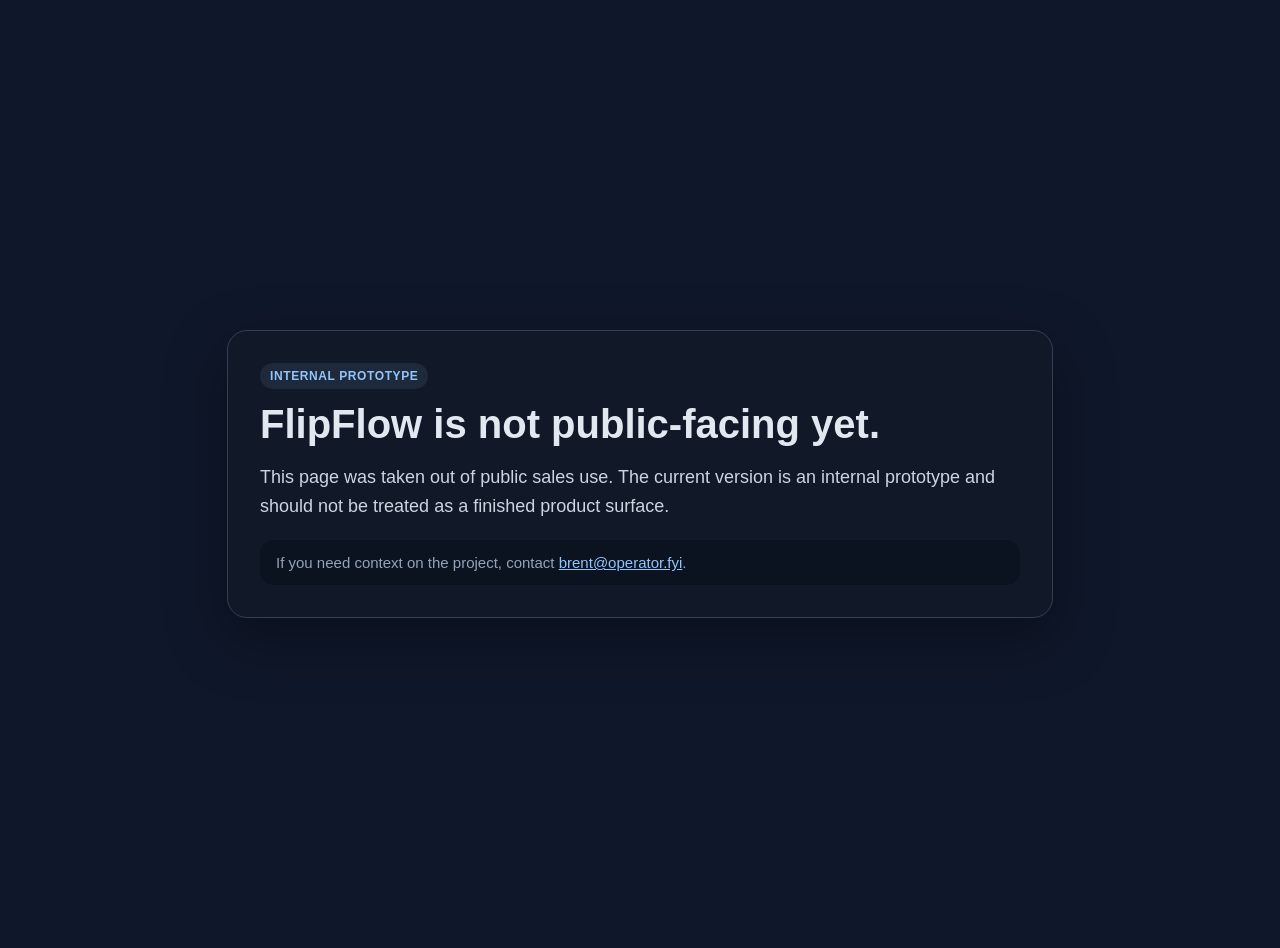
<file: index.html>
<!DOCTYPE html>
<html lang="en">
<head>
  <meta charset="UTF-8" />
  <meta name="viewport" content="width=device-width, initial-scale=1.0" />
  <title>FlipFlow | Internal Prototype</title>
  <meta name="robots" content="noindex,nofollow" />
  <meta name="description" content="FlipFlow internal prototype. Not a public product page." />
  <style>
    body{margin:0;font-family:-apple-system,BlinkMacSystemFont,"Segoe UI",Inter,Roboto,sans-serif;background:#0f172a;color:#e2e8f0;display:flex;min-height:100vh;align-items:center;justify-content:center;padding:24px}
    .card{max-width:760px;background:#111827;border:1px solid #334155;border-radius:20px;padding:32px;box-shadow:0 20px 60px rgba(0,0,0,.35)}
    h1{margin:0 0 14px;font-size:40px;line-height:1.05}
    p{color:#cbd5e1;font-size:18px;line-height:1.6}
    .eyebrow{display:inline-block;margin-bottom:14px;padding:6px 10px;border-radius:999px;background:#1e293b;color:#93c5fd;font-size:12px;font-weight:700;letter-spacing:.05em;text-transform:uppercase}
    .note{margin-top:20px;padding:14px 16px;border-radius:14px;background:#0b1220;color:#94a3b8;font-size:15px}
    a{color:#93c5fd}
  </style>
</head>
<body>
  <main class="card">
    <span class="eyebrow">Internal prototype</span>
    <h1>FlipFlow is not public-facing yet.</h1>
    <p>This page was taken out of public sales use. The current version is an internal prototype and should not be treated as a finished product surface.</p>
    <div class="note">If you need context on the project, contact <a href="mailto:brent@operator.fyi">brent@operator.fyi</a>.</div>
  </main>
</body>
</html>
</file>
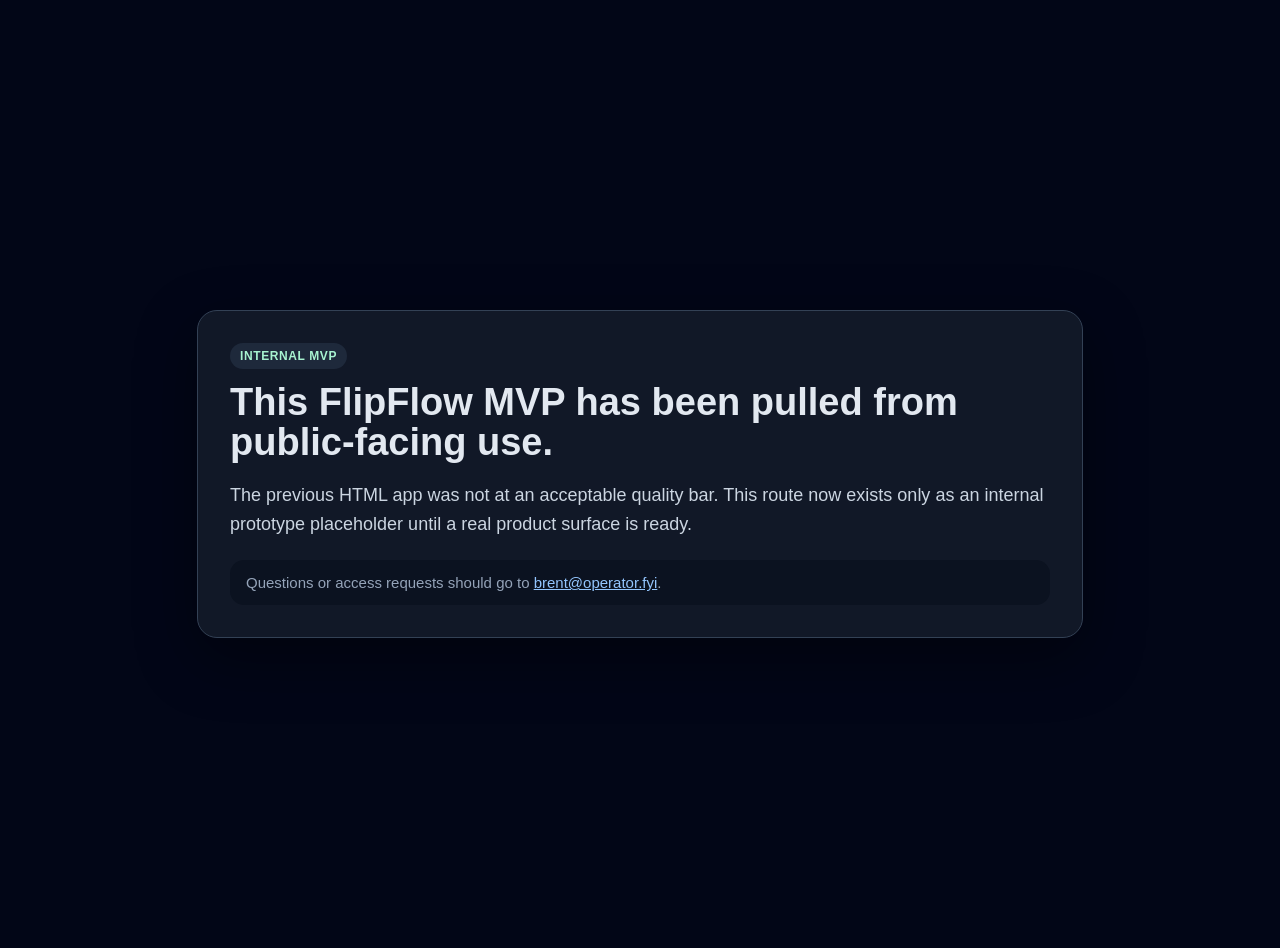
<file: app.html>
<!DOCTYPE html>
<html lang="en">
<head>
  <meta charset="UTF-8" />
  <meta name="viewport" content="width=device-width, initial-scale=1.0" />
  <title>FlipFlow MVP | Internal Prototype</title>
  <meta name="robots" content="noindex,nofollow" />
  <meta name="description" content="FlipFlow internal MVP prototype. Not a public product experience." />
  <style>
    body{margin:0;font-family:-apple-system,BlinkMacSystemFont,"Segoe UI",Inter,Roboto,sans-serif;background:#020617;color:#e2e8f0;display:flex;min-height:100vh;align-items:center;justify-content:center;padding:24px}
    .card{max-width:820px;background:#111827;border:1px solid #334155;border-radius:20px;padding:32px;box-shadow:0 20px 60px rgba(0,0,0,.4)}
    h1{margin:0 0 14px;font-size:38px;line-height:1.05}
    p{color:#cbd5e1;font-size:18px;line-height:1.65}
    .eyebrow{display:inline-block;margin-bottom:14px;padding:6px 10px;border-radius:999px;background:#1e293b;color:#a7f3d0;font-size:12px;font-weight:700;letter-spacing:.05em;text-transform:uppercase}
    .note{margin-top:20px;padding:14px 16px;border-radius:14px;background:#0b1220;color:#94a3b8;font-size:15px}
    a{color:#93c5fd}
  </style>
</head>
<body>
  <main class="card">
    <span class="eyebrow">Internal MVP</span>
    <h1>This FlipFlow MVP has been pulled from public-facing use.</h1>
    <p>The previous HTML app was not at an acceptable quality bar. This route now exists only as an internal prototype placeholder until a real product surface is ready.</p>
    <div class="note">Questions or access requests should go to <a href="mailto:brent@operator.fyi">brent@operator.fyi</a>.</div>
  </main>
</body>
</html>
</file>
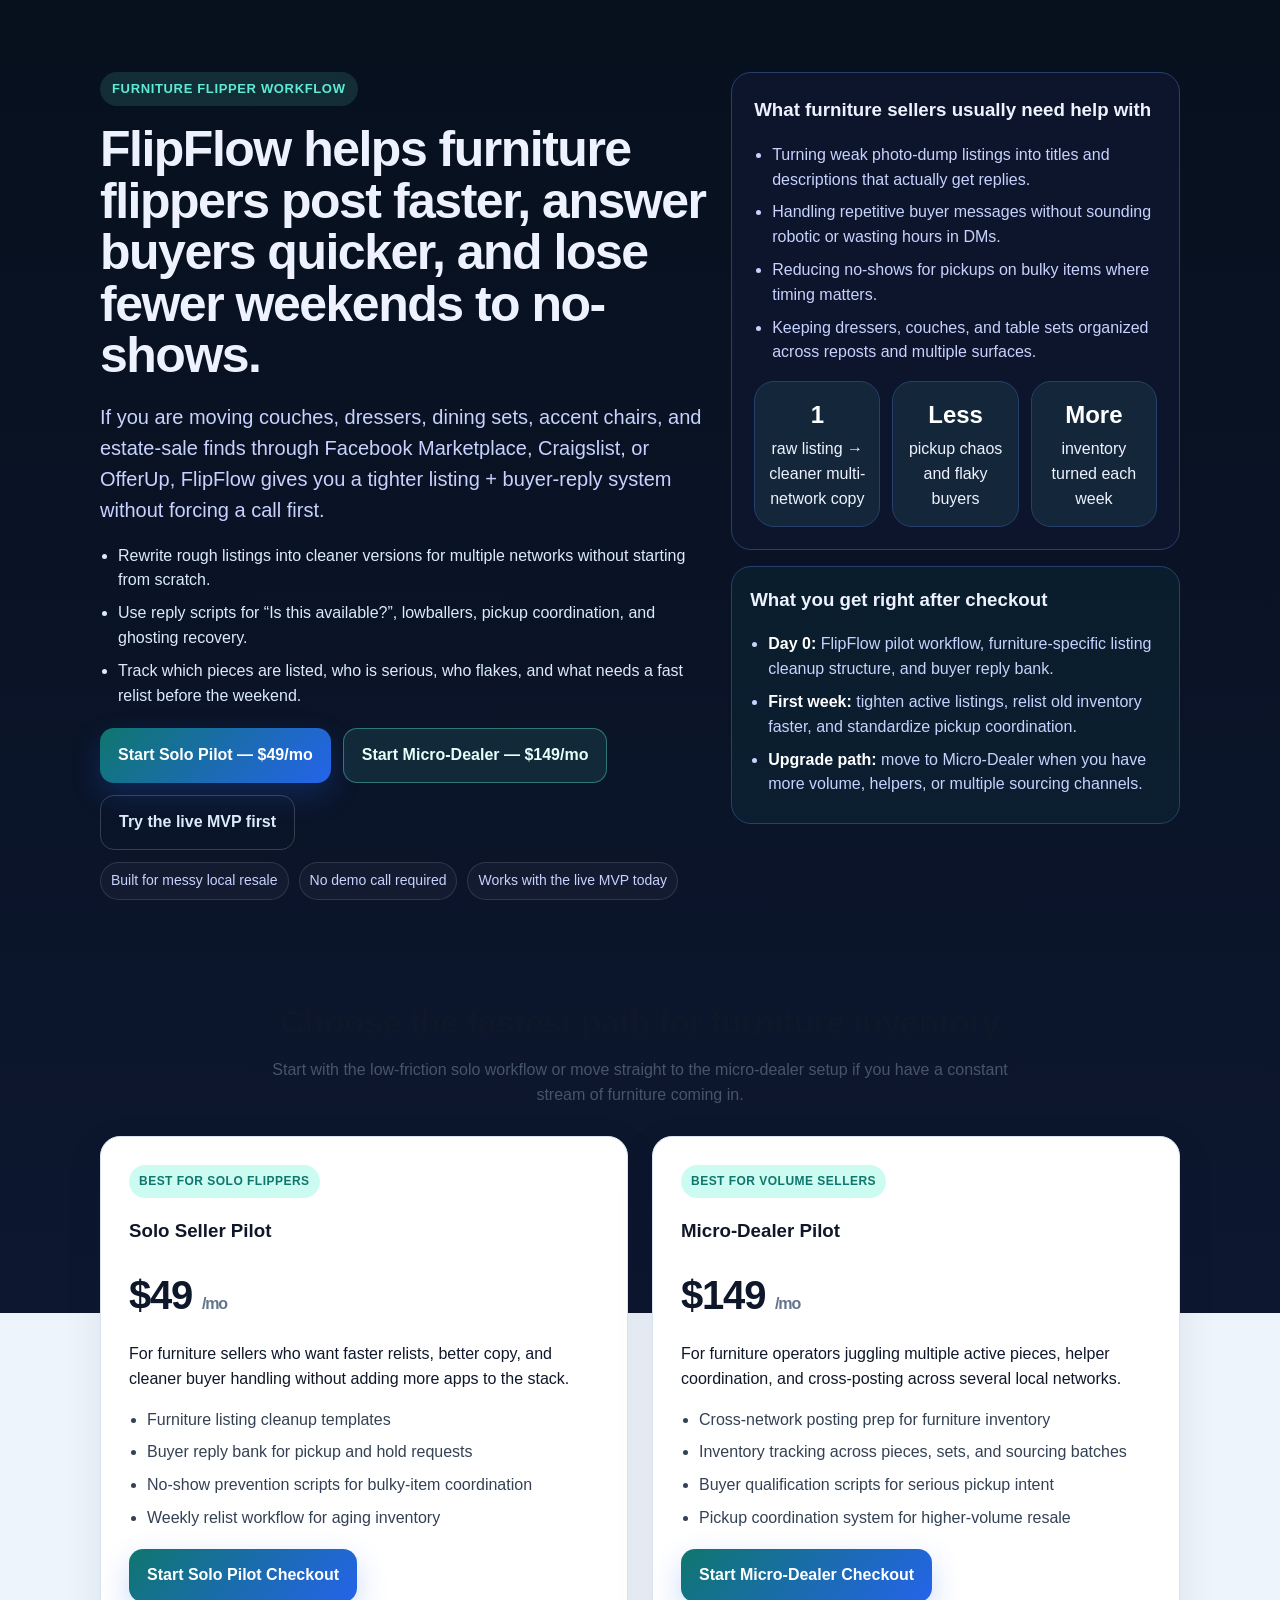
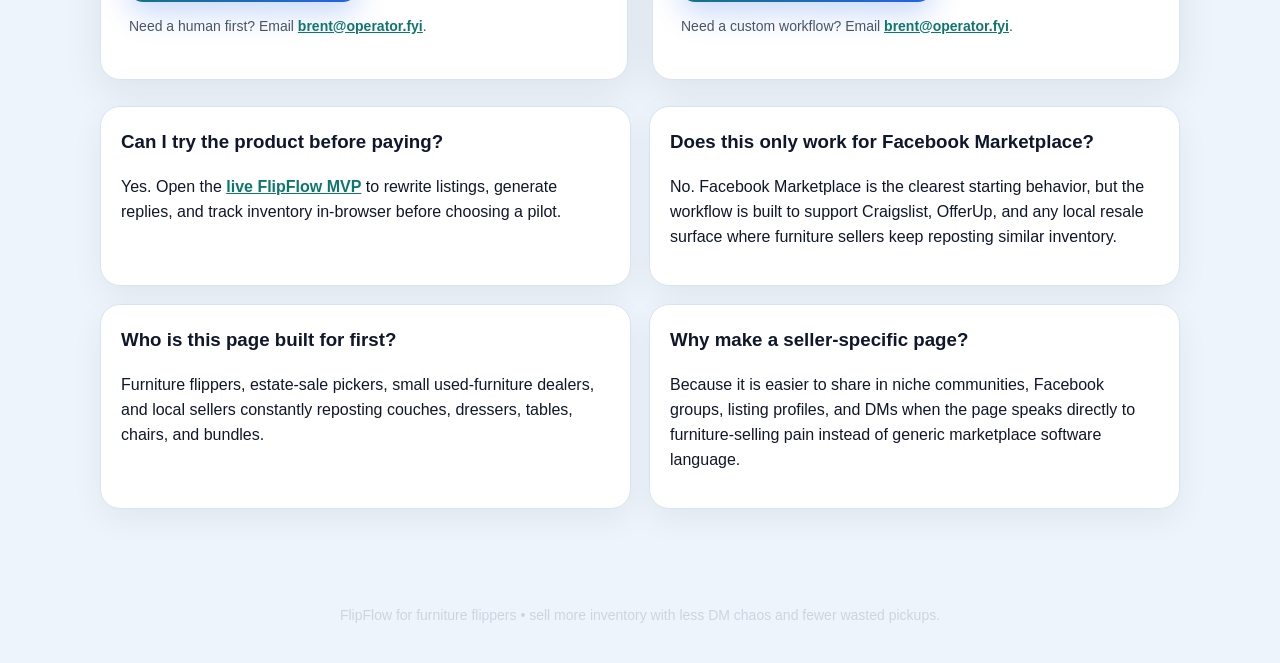
<file: furniture-flippers.html>
<!DOCTYPE html>
<html lang="en">
<head>
  <meta charset="UTF-8" />
  <meta name="viewport" content="width=device-width, initial-scale=1.0" />
  <title>FlipFlow for Furniture Flippers | Sell More Couches, Dressers, and Tables With Less DM Chaos</title>
  <meta name="description" content="FlipFlow helps furniture flippers rewrite listings, answer buyers faster, reduce no-shows, and move couches, dressers, tables, and sets across Facebook Marketplace, Craigslist, and OfferUp." />
  <style>
    :root {
      --bg: #08101f;
      --panel: #0f1730;
      --panel-soft: rgba(15, 23, 48, 0.78);
      --text: #eef2ff;
      --muted: #c7d2fe;
      --line: #27406b;
      --brand: #5eead4;
      --brand-2: #2563eb;
      --light-bg: #eef4fb;
      --ink: #0f172a;
      --ink-soft: #475569;
    }
    * { box-sizing: border-box; }
    body {
      margin: 0;
      font-family: -apple-system, BlinkMacSystemFont, "Segoe UI", Inter, Roboto, sans-serif;
      background: linear-gradient(180deg, #07101d 0%, #0d1730 58%, var(--light-bg) 58%, var(--light-bg) 100%);
      color: var(--text);
      line-height: 1.55;
    }
    a { color: inherit; }
    .wrap { max-width: 1120px; margin: 0 auto; padding: 0 20px; }
    .hero { padding: 72px 0 52px; }
    .hero-grid {
      display: grid;
      grid-template-columns: minmax(0, 1.15fr) minmax(310px, 0.85fr);
      gap: 24px;
      align-items: start;
    }
    .eyebrow {
      display: inline-block;
      padding: 7px 12px;
      border-radius: 999px;
      background: rgba(94, 234, 212, 0.13);
      color: var(--brand);
      font-size: 13px;
      font-weight: 800;
      letter-spacing: .05em;
      text-transform: uppercase;
    }
    h1 {
      margin: 18px 0 14px;
      font-size: 50px;
      line-height: 1.03;
      letter-spacing: -.03em;
      max-width: 840px;
    }
    .sub {
      max-width: 760px;
      color: var(--muted);
      font-size: 20px;
      margin-bottom: 18px;
    }
    .hero-points {
      margin: 0 0 18px;
      padding-left: 18px;
      color: #dbeafe;
    }
    .hero-points li { margin: 8px 0; }
    .cta-row {
      display: flex;
      flex-wrap: wrap;
      gap: 12px;
      margin: 20px 0 12px;
    }
    .cta, .cta-secondary, .cta-tertiary {
      display: inline-flex;
      align-items: center;
      justify-content: center;
      border-radius: 14px;
      padding: 14px 18px;
      font-weight: 800;
      text-decoration: none;
      transition: transform .15s ease;
    }
    .cta:hover, .cta-secondary:hover, .cta-tertiary:hover { transform: translateY(-1px); }
    .cta {
      background: linear-gradient(135deg, #0f766e, #2563eb);
      color: white;
      box-shadow: 0 12px 30px rgba(37,99,235,.24);
    }
    .cta-secondary {
      background: rgba(94, 234, 212, 0.1);
      color: #e6fffb;
      border: 1px solid rgba(94, 234, 212, 0.4);
    }
    .cta-tertiary {
      background: transparent;
      color: #dbeafe;
      border: 1px solid rgba(255,255,255,.18);
    }
    .proof, .card, .faq, .mini, .kit {
      border: 1px solid var(--line);
      border-radius: 20px;
    }
    .proof {
      background: var(--panel-soft);
      padding: 22px;
    }
    .proof h3, .kit h3 { margin-top: 0; }
    .proof ul, .kit ul {
      margin: 0;
      padding-left: 18px;
      color: var(--muted);
    }
    .proof li, .kit li { margin: 8px 0; }
    .micro-proof {
      display: flex;
      flex-wrap: wrap;
      gap: 10px;
      margin-top: 10px;
      color: var(--muted);
      font-size: 14px;
    }
    .micro-proof span {
      padding: 7px 10px;
      border-radius: 999px;
      border: 1px solid rgba(255,255,255,.12);
      background: rgba(255,255,255,.03);
    }
    .stats {
      display: grid;
      grid-template-columns: repeat(3, 1fr);
      gap: 12px;
      margin-top: 16px;
    }
    .mini {
      background: rgba(94, 234, 212, 0.08);
      padding: 14px;
      text-align: center;
    }
    .mini b {
      display: block;
      color: white;
      font-size: 24px;
      margin-bottom: 4px;
    }
    .kit {
      margin-top: 16px;
      background: rgba(15, 118, 110, 0.1);
      padding: 18px;
    }
    .kit strong { color: white; }
    .section-light {
      color: var(--ink);
      padding: 44px 0 72px;
    }
    .section-light h2 {
      text-align: center;
      font-size: 34px;
      margin: 0 0 10px;
      letter-spacing: -.02em;
    }
    .lead {
      text-align: center;
      max-width: 760px;
      margin: 0 auto 28px;
      color: var(--ink-soft);
    }
    .cards {
      display: grid;
      grid-template-columns: repeat(2, minmax(0, 1fr));
      gap: 24px;
    }
    .card {
      background: white;
      color: var(--ink);
      padding: 28px;
      border-color: #d9e4f2;
      box-shadow: 0 12px 40px rgba(15,23,42,.08);
    }
    .badge {
      display: inline-block;
      padding: 7px 10px;
      border-radius: 999px;
      background: #ccfbf1;
      color: #0f766e;
      font-size: 12px;
      font-weight: 800;
      letter-spacing: .04em;
      text-transform: uppercase;
    }
    .price {
      font-size: 40px;
      font-weight: 900;
      margin: 14px 0 6px;
      letter-spacing: -.03em;
    }
    .price small {
      font-size: 16px;
      font-weight: 700;
      color: #64748b;
    }
    .list {
      margin: 16px 0 18px;
      padding-left: 18px;
      color: #334155;
    }
    .list li { margin: 8px 0; }
    .support-note {
      margin-top: 14px;
      color: #475569;
      font-size: 14px;
    }
    .support-note a {
      color: #0f766e;
      font-weight: 700;
    }
    .faq-wrap {
      display: grid;
      grid-template-columns: repeat(2, minmax(0, 1fr));
      gap: 18px;
      margin-top: 26px;
    }
    .faq {
      background: white;
      border-color: #d9e4f2;
      padding: 20px;
      box-shadow: 0 10px 32px rgba(15,23,42,.06);
    }
    .faq h3 { margin-top: 0; }
    footer {
      color: #cbd5e1;
      text-align: center;
      padding: 24px 20px 36px;
      font-size: 14px;
    }
    @media (max-width: 920px) {
      .hero-grid, .cards, .faq-wrap, .stats {
        grid-template-columns: 1fr;
      }
      h1 { font-size: 38px; }
      .sub { font-size: 18px; }
      .cta-row { flex-direction: column; }
      .cta, .cta-secondary, .cta-tertiary { width: 100%; }
    }
  </style>
</head>
<body>
  <section class="hero">
    <div class="wrap hero-grid">
      <div>
        <span class="eyebrow">Furniture flipper workflow</span>
        <h1>FlipFlow helps furniture flippers post faster, answer buyers quicker, and lose fewer weekends to no-shows.</h1>
        <p class="sub">If you are moving couches, dressers, dining sets, accent chairs, and estate-sale finds through Facebook Marketplace, Craigslist, or OfferUp, FlipFlow gives you a tighter listing + buyer-reply system without forcing a call first.</p>
        <ul class="hero-points">
          <li>Rewrite rough listings into cleaner versions for multiple networks without starting from scratch.</li>
          <li>Use reply scripts for “Is this available?”, lowballers, pickup coordination, and ghosting recovery.</li>
          <li>Track which pieces are listed, who is serious, who flakes, and what needs a fast relist before the weekend.</li>
        </ul>
        <div class="cta-row">
          <a class="cta" href="https://buy.stripe.com/7sY9AUfeHgXd3gY39menS05">Start Solo Pilot — $49/mo</a>
          <a class="cta-secondary" href="https://buy.stripe.com/3cI8wQ2rVgXd9Fmh0cenS06">Start Micro-Dealer — $149/mo</a>
          <a class="cta-tertiary" href="app.html">Try the live MVP first</a>
        </div>
        <div class="micro-proof">
          <span>Built for messy local resale</span>
          <span>No demo call required</span>
          <span>Works with the live MVP today</span>
        </div>
      </div>
      <div>
        <div class="proof">
          <h3>What furniture sellers usually need help with</h3>
          <ul>
            <li>Turning weak photo-dump listings into titles and descriptions that actually get replies.</li>
            <li>Handling repetitive buyer messages without sounding robotic or wasting hours in DMs.</li>
            <li>Reducing no-shows for pickups on bulky items where timing matters.</li>
            <li>Keeping dressers, couches, and table sets organized across reposts and multiple surfaces.</li>
          </ul>
          <div class="stats">
            <div class="mini"><b>1</b>raw listing → cleaner multi-network copy</div>
            <div class="mini"><b>Less</b>pickup chaos and flaky buyers</div>
            <div class="mini"><b>More</b>inventory turned each week</div>
          </div>
        </div>
        <div class="kit">
          <h3>What you get right after checkout</h3>
          <ul>
            <li><strong>Day 0:</strong> FlipFlow pilot workflow, furniture-specific listing cleanup structure, and buyer reply bank.</li>
            <li><strong>First week:</strong> tighten active listings, relist old inventory faster, and standardize pickup coordination.</li>
            <li><strong>Upgrade path:</strong> move to Micro-Dealer when you have more volume, helpers, or multiple sourcing channels.</li>
          </ul>
        </div>
      </div>
    </div>
  </section>

  <section class="section-light">
    <div class="wrap">
      <h2>Choose the fastest path for furniture inventory</h2>
      <p class="lead">Start with the low-friction solo workflow or move straight to the micro-dealer setup if you have a constant stream of furniture coming in.</p>
      <div class="cards">
        <article class="card">
          <span class="badge">Best for solo flippers</span>
          <h3>Solo Seller Pilot</h3>
          <div class="price">$49 <small>/mo</small></div>
          <p>For furniture sellers who want faster relists, better copy, and cleaner buyer handling without adding more apps to the stack.</p>
          <ul class="list">
            <li>Furniture listing cleanup templates</li>
            <li>Buyer reply bank for pickup and hold requests</li>
            <li>No-show prevention scripts for bulky-item coordination</li>
            <li>Weekly relist workflow for aging inventory</li>
          </ul>
          <a class="cta" href="https://buy.stripe.com/7sY9AUfeHgXd3gY39menS05">Start Solo Pilot Checkout</a>
          <p class="support-note">Need a human first? Email <a href="mailto:brent@operator.fyi?subject=FlipFlow%20Furniture%20Solo%20Pilot">brent@operator.fyi</a>.</p>
        </article>
        <article class="card">
          <span class="badge">Best for volume sellers</span>
          <h3>Micro-Dealer Pilot</h3>
          <div class="price">$149 <small>/mo</small></div>
          <p>For furniture operators juggling multiple active pieces, helper coordination, and cross-posting across several local networks.</p>
          <ul class="list">
            <li>Cross-network posting prep for furniture inventory</li>
            <li>Inventory tracking across pieces, sets, and sourcing batches</li>
            <li>Buyer qualification scripts for serious pickup intent</li>
            <li>Pickup coordination system for higher-volume resale</li>
          </ul>
          <a class="cta" href="https://buy.stripe.com/3cI8wQ2rVgXd9Fmh0cenS06">Start Micro-Dealer Checkout</a>
          <p class="support-note">Need a custom workflow? Email <a href="mailto:brent@operator.fyi?subject=FlipFlow%20Furniture%20Micro-Dealer%20Pilot">brent@operator.fyi</a>.</p>
        </article>
      </div>
      <div class="faq-wrap">
        <div class="faq">
          <h3>Can I try the product before paying?</h3>
          <p>Yes. Open the <a href="app.html" style="color:#0f766e;font-weight:700;">live FlipFlow MVP</a> to rewrite listings, generate replies, and track inventory in-browser before choosing a pilot.</p>
        </div>
        <div class="faq">
          <h3>Does this only work for Facebook Marketplace?</h3>
          <p>No. Facebook Marketplace is the clearest starting behavior, but the workflow is built to support Craigslist, OfferUp, and any local resale surface where furniture sellers keep reposting similar inventory.</p>
        </div>
        <div class="faq">
          <h3>Who is this page built for first?</h3>
          <p>Furniture flippers, estate-sale pickers, small used-furniture dealers, and local sellers constantly reposting couches, dressers, tables, chairs, and bundles.</p>
        </div>
        <div class="faq">
          <h3>Why make a seller-specific page?</h3>
          <p>Because it is easier to share in niche communities, Facebook groups, listing profiles, and DMs when the page speaks directly to furniture-selling pain instead of generic marketplace software language.</p>
        </div>
      </div>
    </div>
  </section>

  <footer>FlipFlow for furniture flippers • sell more inventory with less DM chaos and fewer wasted pickups.</footer>
</body>
</html>
</file>
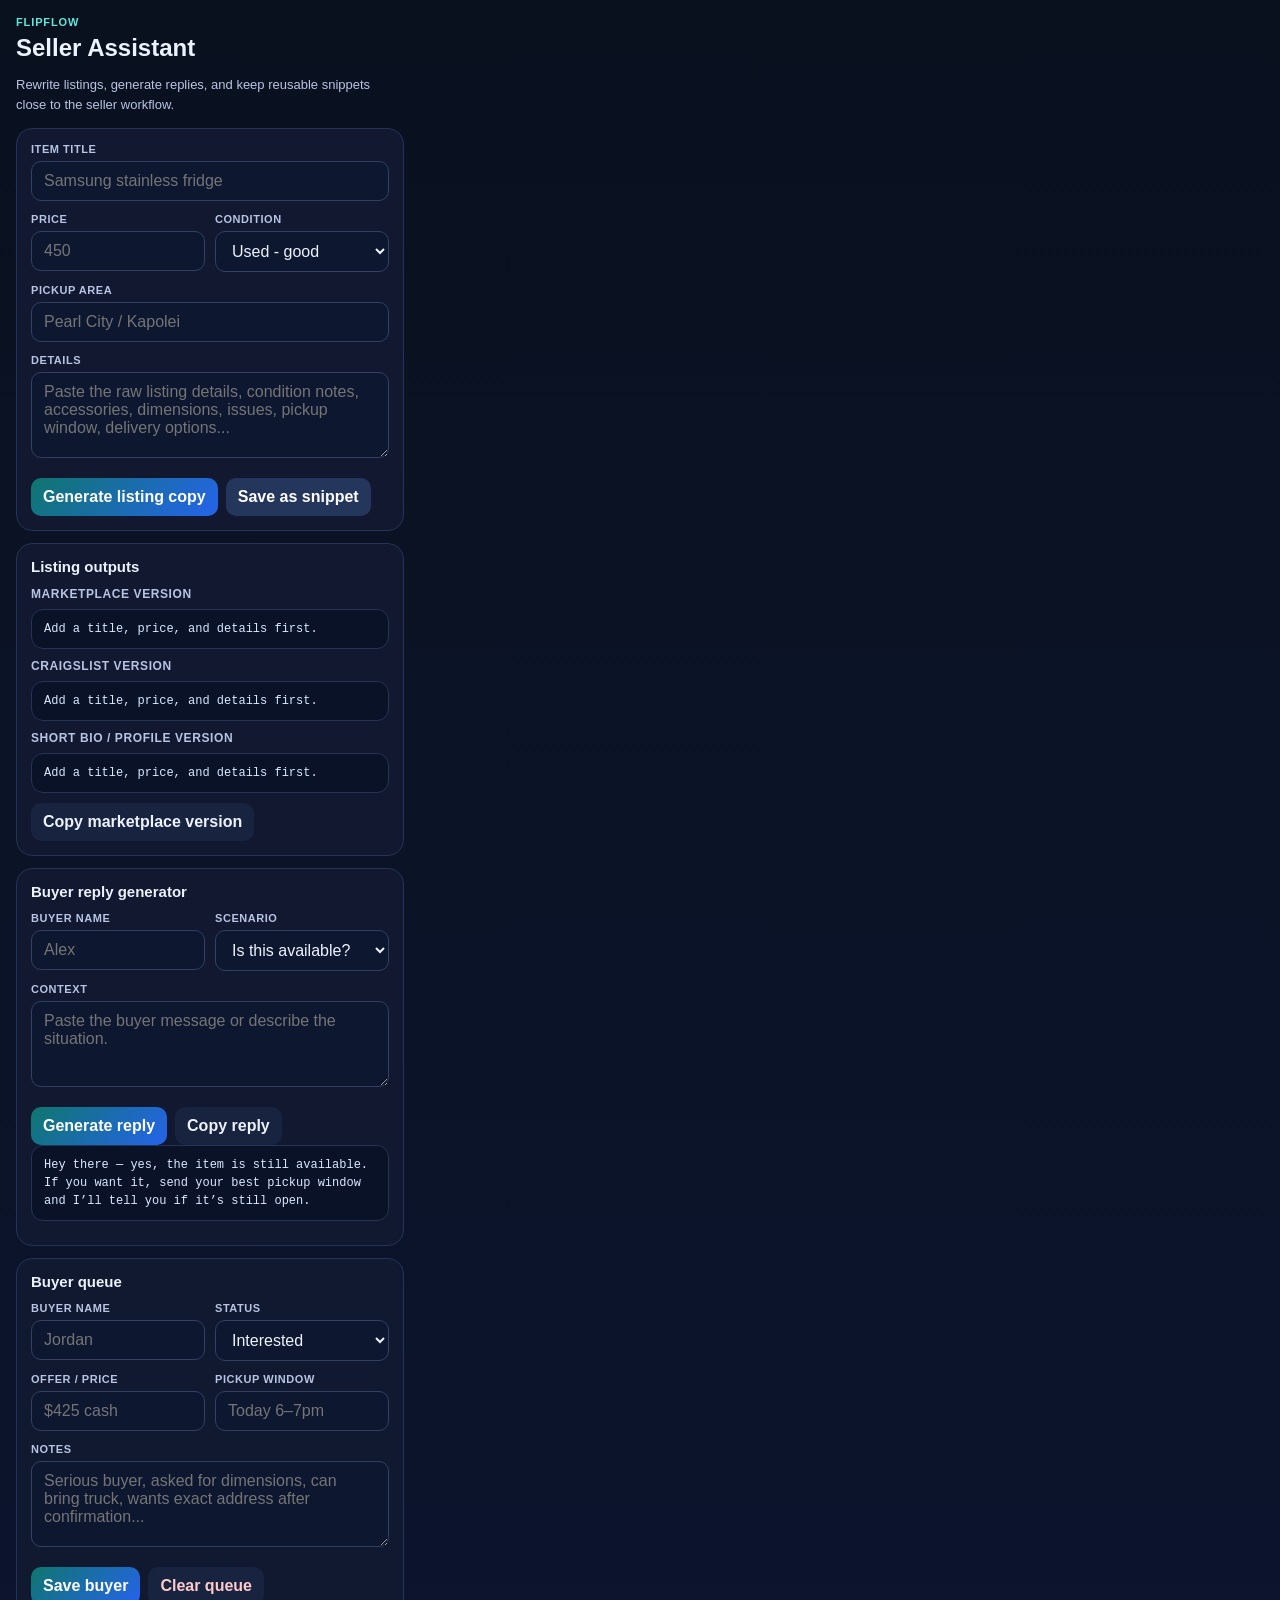
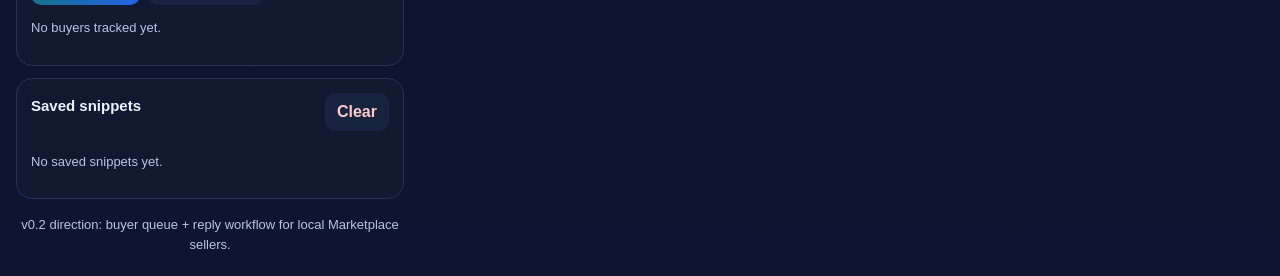
<file: extension/popup.html>
<!DOCTYPE html>
<html lang="en">
<head>
  <meta charset="UTF-8" />
  <meta name="viewport" content="width=device-width, initial-scale=1.0" />
  <title>FlipFlow Seller Assistant</title>
  <link rel="stylesheet" href="popup.css" />
</head>
<body>
  <main class="app">
    <header class="header">
      <p class="eyebrow">FlipFlow</p>
      <h1>Seller Assistant</h1>
      <p class="sub">Rewrite listings, generate replies, and keep reusable snippets close to the seller workflow.</p>
    </header>

    <section class="card">
      <label for="listingTitle">Item title</label>
      <input id="listingTitle" type="text" placeholder="Samsung stainless fridge" />

      <div class="row two">
        <div>
          <label for="price">Price</label>
          <input id="price" type="text" placeholder="450" />
        </div>
        <div>
          <label for="condition">Condition</label>
          <select id="condition">
            <option>Used - good</option>
            <option>Used - like new</option>
            <option>Used - fair</option>
            <option>New</option>
            <option>Refurbished</option>
          </select>
        </div>
      </div>

      <label for="pickupArea">Pickup area</label>
      <input id="pickupArea" type="text" placeholder="Pearl City / Kapolei" />

      <label for="details">Details</label>
      <textarea id="details" placeholder="Paste the raw listing details, condition notes, accessories, dimensions, issues, pickup window, delivery options..."></textarea>

      <div class="actions">
        <button id="generateListingBtn" class="primary">Generate listing copy</button>
        <button id="saveSnippetBtn" class="secondary">Save as snippet</button>
      </div>
    </section>

    <section class="card">
      <h2>Listing outputs</h2>
      <div class="output-group">
        <h3>Marketplace version</h3>
        <pre id="marketplaceOutput">Generate copy to see output.</pre>
      </div>
      <div class="output-group">
        <h3>Craigslist version</h3>
        <pre id="craigslistOutput">Generate copy to see output.</pre>
      </div>
      <div class="output-group">
        <h3>Short bio / profile version</h3>
        <pre id="profileOutput">Generate copy to see output.</pre>
      </div>
      <button id="copyListingBtn" class="ghost">Copy marketplace version</button>
    </section>

    <section class="card">
      <h2>Buyer reply generator</h2>
      <div class="row two">
        <div>
          <label for="buyerName">Buyer name</label>
          <input id="buyerName" type="text" placeholder="Alex" />
        </div>
        <div>
          <label for="replyType">Scenario</label>
          <select id="replyType">
            <option value="available">Is this available?</option>
            <option value="lowball">Lowball offer</option>
            <option value="pickup">Pickup coordination</option>
            <option value="ghost">Ghosting / no-show follow-up</option>
          </select>
        </div>
      </div>
      <label for="buyerContext">Context</label>
      <textarea id="buyerContext" placeholder="Paste the buyer message or describe the situation."></textarea>
      <div class="actions">
        <button id="generateReplyBtn" class="primary">Generate reply</button>
        <button id="copyReplyBtn" class="ghost">Copy reply</button>
      </div>
      <pre id="replyOutput">Generate a reply to see output.</pre>
    </section>

    <section class="card">
      <h2>Buyer queue</h2>
      <div class="row two">
        <div>
          <label for="queueBuyerName">Buyer name</label>
          <input id="queueBuyerName" type="text" placeholder="Jordan" />
        </div>
        <div>
          <label for="queueStatus">Status</label>
          <select id="queueStatus">
            <option value="interested">Interested</option>
            <option value="offered">Offered</option>
            <option value="scheduled">Scheduled</option>
            <option value="backup">Backup</option>
            <option value="ghosted">Ghosted</option>
            <option value="sold">Sold</option>
            <option value="relist">Relist recommended</option>
          </select>
        </div>
      </div>
      <div class="row two">
        <div>
          <label for="queueOffer">Offer / price</label>
          <input id="queueOffer" type="text" placeholder="$425 cash" />
        </div>
        <div>
          <label for="queuePickup">Pickup window</label>
          <input id="queuePickup" type="text" placeholder="Today 6–7pm" />
        </div>
      </div>
      <label for="queueNotes">Notes</label>
      <textarea id="queueNotes" placeholder="Serious buyer, asked for dimensions, can bring truck, wants exact address after confirmation..."></textarea>
      <div class="actions">
        <button id="saveQueueBuyerBtn" class="primary">Save buyer</button>
        <button id="clearQueueBtn" class="ghost danger">Clear queue</button>
      </div>
      <div id="buyerQueue" class="saved-list">
        <p class="empty">No buyers tracked yet.</p>
      </div>
    </section>

    <section class="card">
      <div class="saved-header">
        <h2>Saved snippets</h2>
        <button id="clearSavedBtn" class="ghost danger">Clear</button>
      </div>
      <div id="savedSnippets" class="saved-list">
        <p class="empty">No saved snippets yet.</p>
      </div>
    </section>

    <footer class="footer">
      v0.2 direction: buyer queue + reply workflow for local Marketplace sellers.
    </footer>
  </main>

  <script src="popup.js"></script>
</body>
</html>
</file>
<file: extension/popup.css>
:root {
  --bg: #0b1020;
  --panel: #121a31;
  --line: #243356;
  --text: #edf2ff;
  --muted: #b8c4e3;
  --brand: #62e7da;
  --brand2: #4f8cff;
  --soft: #19233f;
}
* { box-sizing: border-box; }
body {
  margin: 0;
  font-family: Inter, -apple-system, BlinkMacSystemFont, "Segoe UI", sans-serif;
  background: linear-gradient(180deg, #09111f, #0d1530);
  color: var(--text);
  width: 420px;
}
.app { padding: 16px; }
.header { margin-bottom: 14px; }
.eyebrow {
  margin: 0 0 6px;
  color: var(--brand);
  font-size: 11px;
  font-weight: 800;
  text-transform: uppercase;
  letter-spacing: .08em;
}
h1, h2, h3 { margin: 0; }
h1 { font-size: 24px; margin-bottom: 8px; }
h2 { font-size: 15px; margin-bottom: 12px; }
h3 { font-size: 12px; color: var(--muted); margin-bottom: 8px; text-transform: uppercase; letter-spacing: .05em; }
.sub, .footer, .empty { color: var(--muted); font-size: 13px; line-height: 1.5; }
.card {
  background: rgba(18, 26, 49, 0.92);
  border: 1px solid var(--line);
  border-radius: 16px;
  padding: 14px;
  margin-bottom: 12px;
}
label {
  display: block;
  font-size: 11px;
  color: var(--muted);
  text-transform: uppercase;
  letter-spacing: .05em;
  font-weight: 700;
  margin-bottom: 6px;
}
input, textarea, select {
  width: 100%;
  border: 1px solid #314164;
  background: #0e1730;
  color: var(--text);
  border-radius: 10px;
  padding: 10px 12px;
  font: inherit;
  margin-bottom: 12px;
}
textarea { min-height: 86px; resize: vertical; }
.row.two { display: grid; grid-template-columns: 1fr 1fr; gap: 10px; }
.actions { display: flex; gap: 8px; margin-top: 4px; flex-wrap: wrap; }
button {
  border: 0;
  border-radius: 10px;
  padding: 10px 12px;
  font: inherit;
  font-weight: 700;
  cursor: pointer;
}
button.primary { color: white; background: linear-gradient(135deg, #0f766e, #2563eb); }
button.secondary { color: white; background: #25365d; }
button.ghost { color: var(--text); background: #182340; }
button.danger { color: #fecaca; }
pre {
  white-space: pre-wrap;
  margin: 0 0 10px;
  border-radius: 12px;
  padding: 10px 12px;
  background: #0a1227;
  border: 1px solid #243356;
  color: #dbe7ff;
  font-family: ui-monospace, SFMono-Regular, Menlo, monospace;
  font-size: 12px;
  line-height: 1.5;
}
.output-group + .output-group { margin-top: 10px; }
.saved-header { display: flex; justify-content: space-between; align-items: center; margin-bottom: 8px; }
.saved-list { display: grid; gap: 10px; }
.saved-item {
  border: 1px solid #25365d;
  border-radius: 12px;
  padding: 10px;
  background: #0d1730;
}
.saved-item strong { display: block; margin-bottom: 4px; }
.saved-item p { margin: 0; color: var(--muted); font-size: 12px; }
.queue-item { border: 1px solid #25365d; border-radius: 12px; padding: 10px; background: #0d1730; }
.queue-head { display:flex; justify-content:space-between; gap:8px; align-items:center; margin-bottom:6px; }
.queue-status { border-radius:999px; padding:4px 8px; font-size:11px; font-weight:800; text-transform:uppercase; letter-spacing:.04em; }
.status-interested { background:#0f2f4a; color:#93c5fd; }
.status-offered { background:#3a2811; color:#fdba74; }
.status-scheduled { background:#16351f; color:#86efac; }
.status-backup { background:#312e81; color:#c4b5fd; }
.status-ghosted { background:#3f1d1d; color:#fca5a5; }
.status-sold { background:#14532d; color:#bbf7d0; }
.status-relist { background:#3b2f0d; color:#fde68a; }
.queue-meta { display:grid; gap:4px; color:var(--muted); font-size:12px; margin-bottom:6px; }
.queue-notes { color:#dbe7ff; font-size:12px; line-height:1.5; }
.footer { text-align: center; padding: 4px 0 6px; }
</file>
